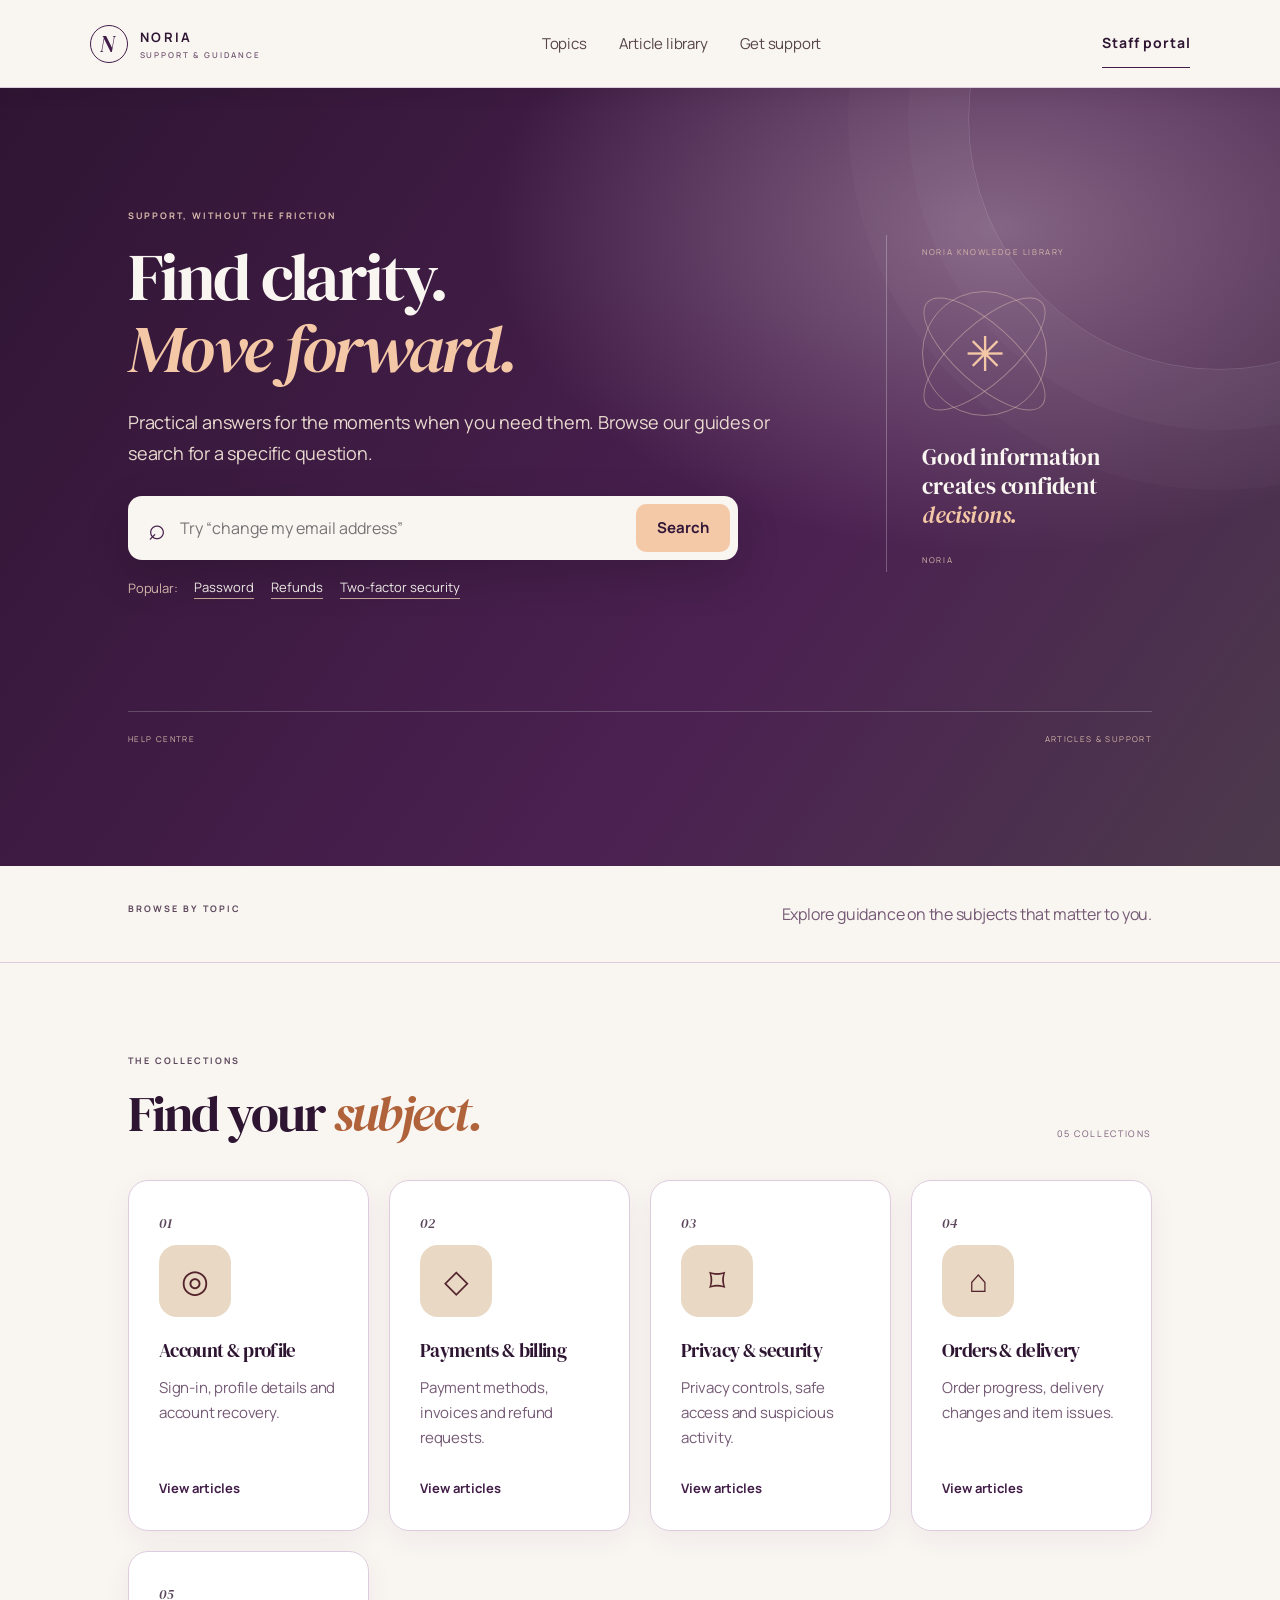
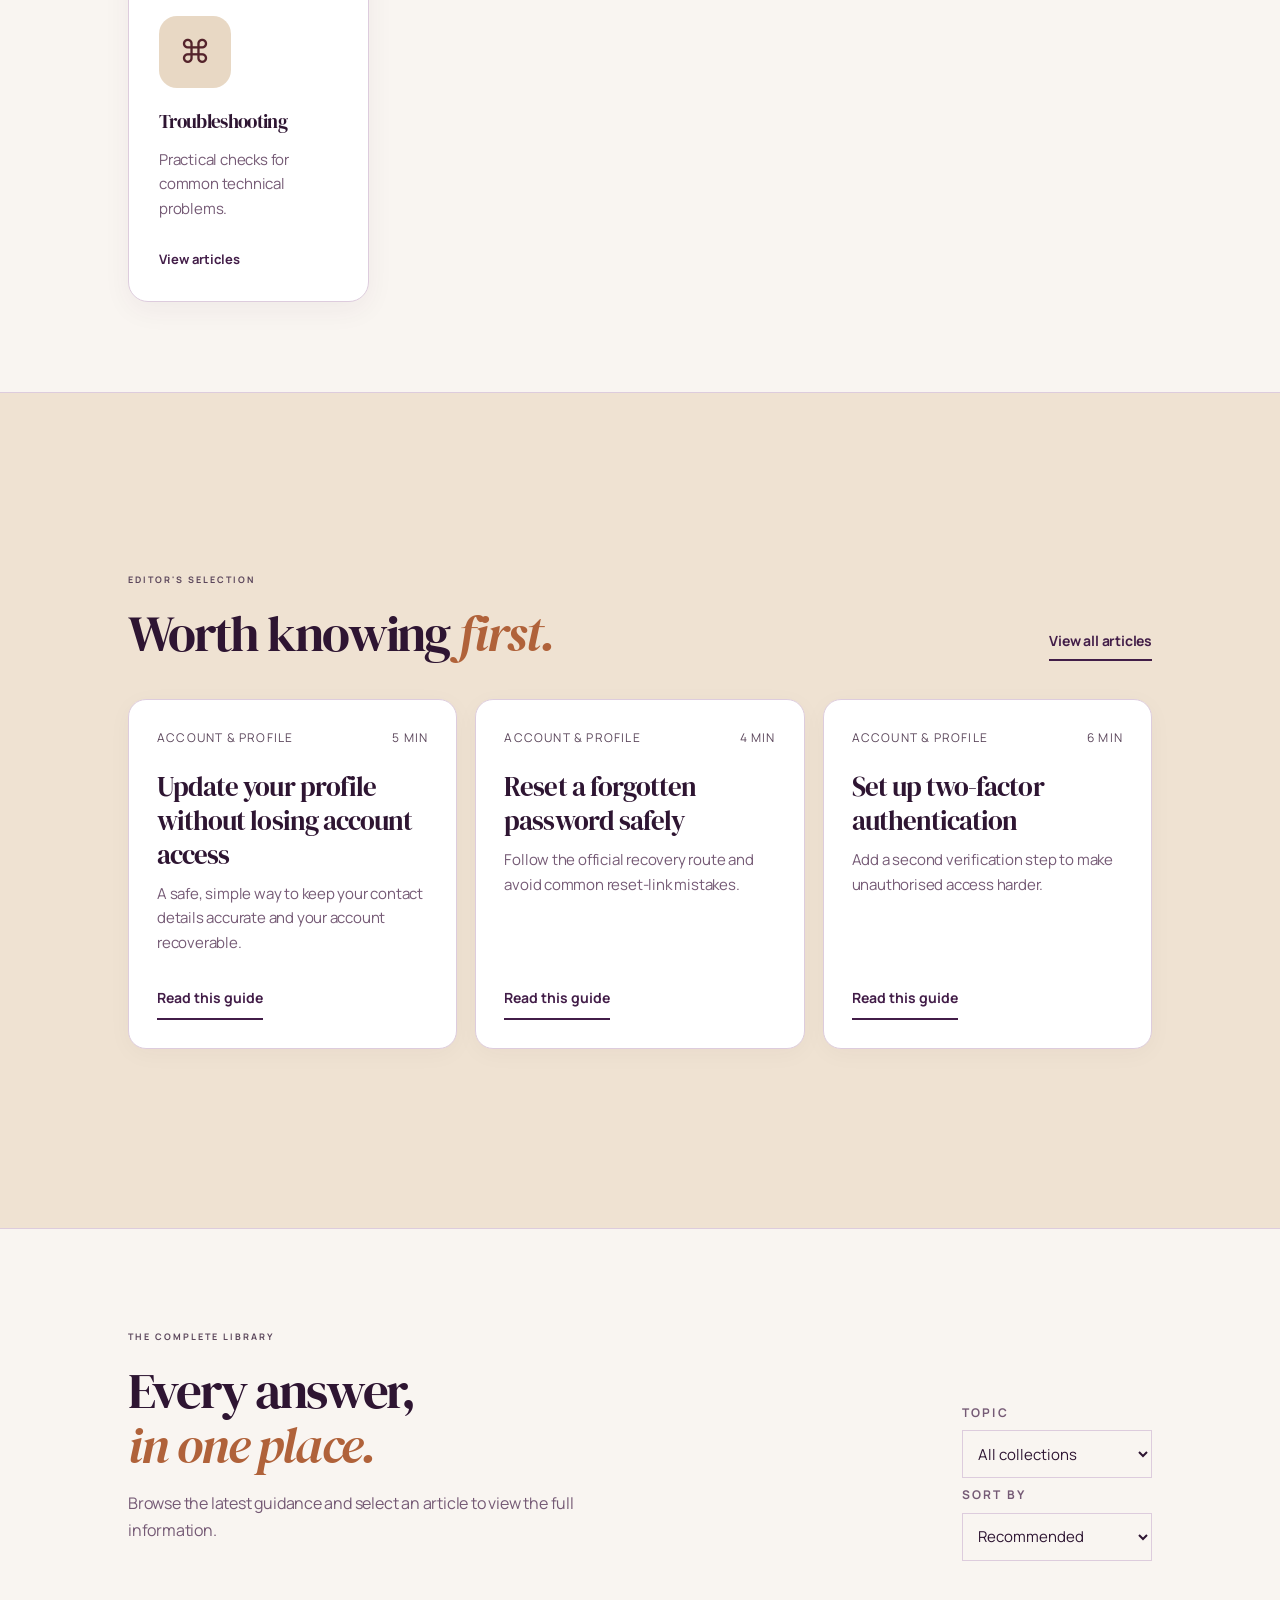
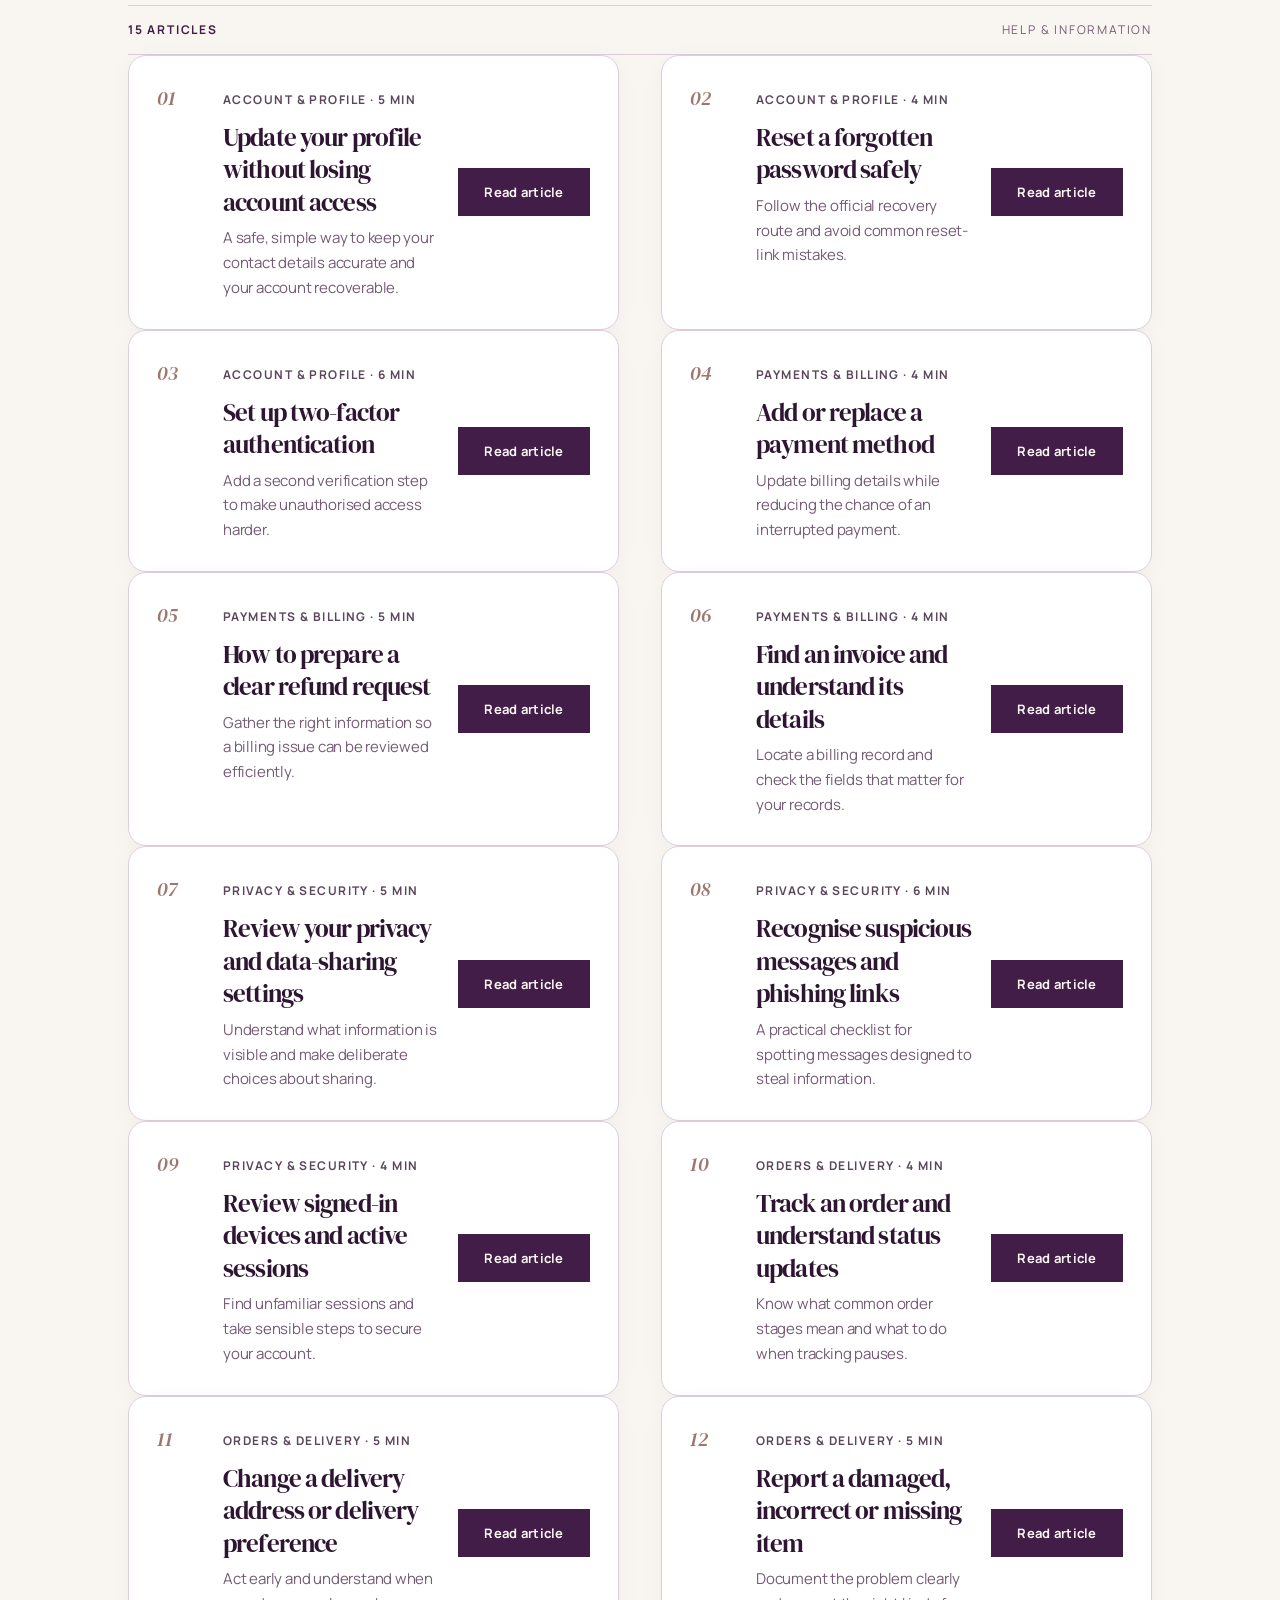
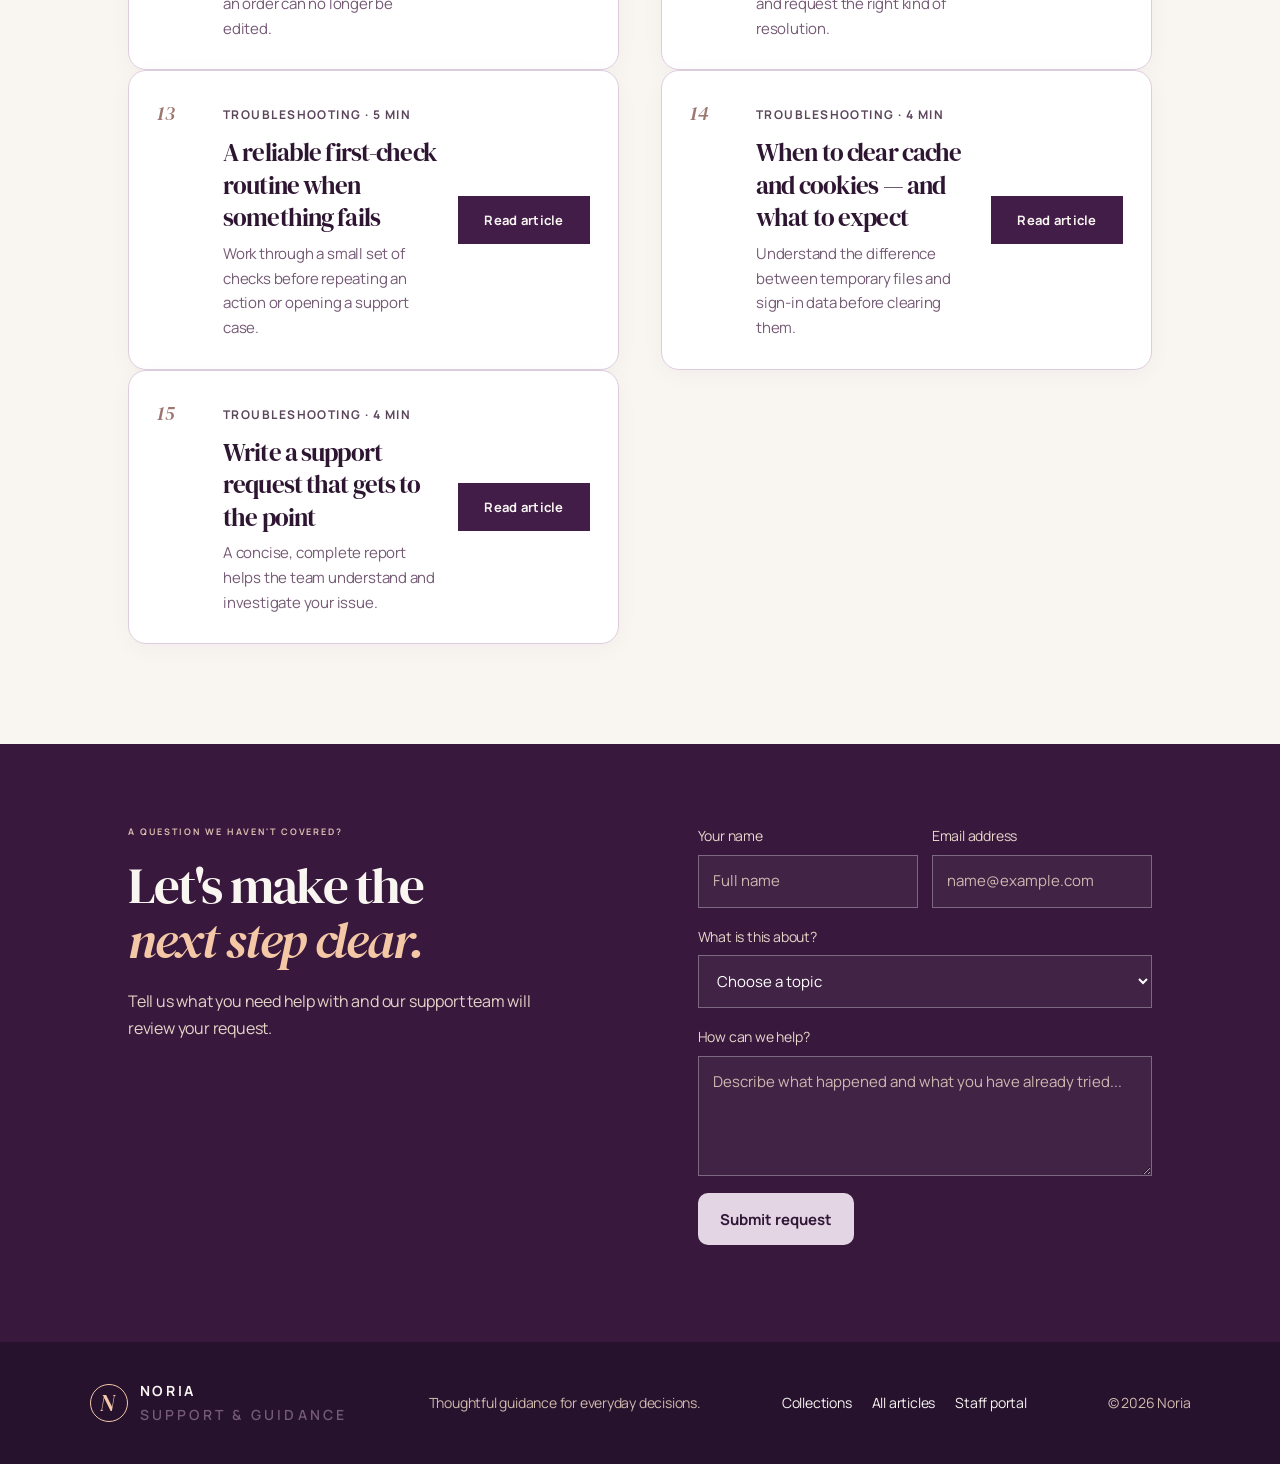
<file: index.html>
<!doctype html>
<html lang="en">
  <head>
    <meta charset="utf-8" />
    <meta name="viewport" content="width=device-width,initial-scale=1" />
    <meta
      name="description"
      content="Practical, carefully written guides for accounts, payments, privacy, orders and troubleshooting."
    />
    <meta name="theme-color" content="#421d48" />
    <title>Noria — The Knowledge Library</title>
    <link rel="preconnect" href="https://fonts.googleapis.com" />
    <link rel="preconnect" href="https://fonts.gstatic.com" crossorigin />
    <link
      href="https://fonts.googleapis.com/css2?family=Manrope:wght@400;500;600;700&family=DM+Serif+Display:ital,wght@0,500;0,600;0,700;1,500;1,600&display=swap"
      rel="stylesheet"
    />
    <link rel="stylesheet" href="styles.css" />
  </head>
  <body>
    <a class="skip-link" href="#main">Skip to content</a>
    <header class="topbar">
      <a class="wordmark" href="#"
        ><span class="monogram">N</span><span>NORIA<small>SUPPORT & GUIDANCE</small></span></a
      >
      <nav aria-label="Main navigation">
        <a href="#topics">Topics</a><a href="#library">Article library</a
        ><a href="#contact">Get support</a>
      </nav>
      <a class="team-link" href="admin.html">Staff portal</a>
      <button
        class="mobile-menu"
        id="mobileMenu"
        aria-label="Toggle navigation"
        aria-expanded="false"
      >
        ☰
      </button>
    </header>
    <main id="main">
      <section class="hero">
        <div class="hero-copy">
          <p class="eyebrow light">SUPPORT, WITHOUT THE FRICTION</p>
          <h1>Find clarity.<br /><em>Move forward.</em></h1>
          <p class="hero-lede">
            Practical answers for the moments when you need them. Browse our guides or search for a
            specific question.
          </p>
          <form class="search-form" id="searchForm" role="search">
            <span class="search-symbol" aria-hidden="true">⌕</span
            ><label class="sr-only" for="searchInput">Search articles</label>
            <input
              id="searchInput"
              type="search"
              placeholder="Try “change my email address”"
              autocomplete="off"
            />
            <button type="submit">Search</button>
            <div class="suggestions" id="suggestions" hidden></div>
          </form>
          <div class="quick-search">
            <span>Popular:</span><button data-search="password">Password</button
            ><button data-search="refund">Refunds</button
            ><button data-search="two-factor">Two-factor security</button>
          </div>
        </div>
        <aside class="hero-aside" aria-label="Library information">
          <span class="aside-index">NORIA KNOWLEDGE LIBRARY</span>
          <div class="orbit"><span>✳</span><i></i><b></b></div>
          <p>Good information<br />creates confident<br /><em>decisions.</em></p>
          <small>NORIA</small>
        </aside>
        <div class="hero-bottom"><span>HELP CENTRE</span><span>ARTICLES & SUPPORT</span></div>
      </section>

      <section class="intro-row">
        <p class="eyebrow">BROWSE BY TOPIC</p>
        <p>Explore guidance on the subjects that matter to you.</p>
      </section>
      <section class="topic-section page-section" id="topics">
        <div class="section-title">
          <div>
            <p class="eyebrow">THE COLLECTIONS</p>
            <h2>Find your <em>subject.</em></h2>
          </div>
          <span class="section-count">05 COLLECTIONS</span>
        </div>
        <div class="topic-grid" id="topicGrid"></div>
      </section>

      <section class="featured-section">
        <div class="page-section">
          <div class="section-title">
            <div>
              <p class="eyebrow">EDITOR'S SELECTION</p>
              <h2>Worth knowing <em>first.</em></h2>
            </div>
            <a class="inline-link" href="#library">View all articles</a>
          </div>
          <div class="featured-grid" id="featuredGrid"></div>
        </div>
      </section>

      <section class="library-section page-section" id="library">
        <div class="library-heading">
          <div>
            <p class="eyebrow">THE COMPLETE LIBRARY</p>
            <h2>Every answer,<br /><em>in one place.</em></h2>
            <p class="library-subtitle">
              Browse the latest guidance and select an article to view the full information.
            </p>
          </div>
          <div class="library-tools">
            <label for="topicFilter">TOPIC</label
            ><select id="topicFilter">
              <option value="all">All collections</option></select
            ><label for="sortFilter">SORT BY</label
            ><select id="sortFilter">
              <option value="featured">Recommended</option>
              <option value="az">Title A–Z</option>
            </select>
          </div>
        </div>
        <div class="library-summary">
          <strong id="articleCount"></strong><span>HELP & INFORMATION</span>
        </div>
        <div class="article-catalog" id="articleCatalog"></div>
        <p class="empty-state" id="emptyState" hidden>
          No guides match these filters. Choose another collection or search term.
        </p>
      </section>

      <section class="support-section" id="contact">
        <div class="support-left">
          <p class="eyebrow light">A QUESTION WE HAVEN'T COVERED?</p>
          <h2>Let's make the<br /><em>next step clear.</em></h2>
          <p>Tell us what you need help with and our support team will review your request.</p>
        </div>
        <form id="supportForm" class="support-form" novalidate>
          <div class="field-pair">
            <label
              >Your name<input
                name="name"
                id="name"
                required
                minlength="2"
                placeholder="Full name" /></label
            ><label
              >Email address<input
                name="email"
                id="email"
                type="email"
                required
                placeholder="name@example.com"
            /></label>
          </div>
          <label
            >What is this about?<select name="topic" id="supportTopic" required>
              <option value="">Choose a topic</option>
            </select></label
          >
          <label
            >How can we help?<textarea
              name="message"
              id="message"
              required
              minlength="20"
              rows="4"
              placeholder="Describe what happened and what you have already tried..."
            ></textarea>
          </label>
          <button class="cream-button" type="submit">Submit request</button>
          <p class="form-status" id="formStatus" role="status"></p>
        </form>
      </section>
    </main>
    <footer class="footer">
      <a class="wordmark footer-mark" href="#"
        ><span class="monogram">N</span><span>NORIA<small>SUPPORT & GUIDANCE</small></span></a
      >
      <p>Thoughtful guidance for everyday decisions.</p>
      <div>
        <a href="#topics">Collections</a><a href="#library">All articles</a
        ><a href="admin.html">Staff portal</a>
      </div>
      <small>© <span id="year"></span> Noria</small>
    </footer>
    <dialog id="articleDialog" class="article-dialog">
      <button id="dialogClose" class="dialog-close" aria-label="Close article">×</button>
      <div id="dialogBody"></div>
    </dialog>
    <script src="data.js"></script>
    <script src="app.js"></script>
  </body>
</html>
</file>
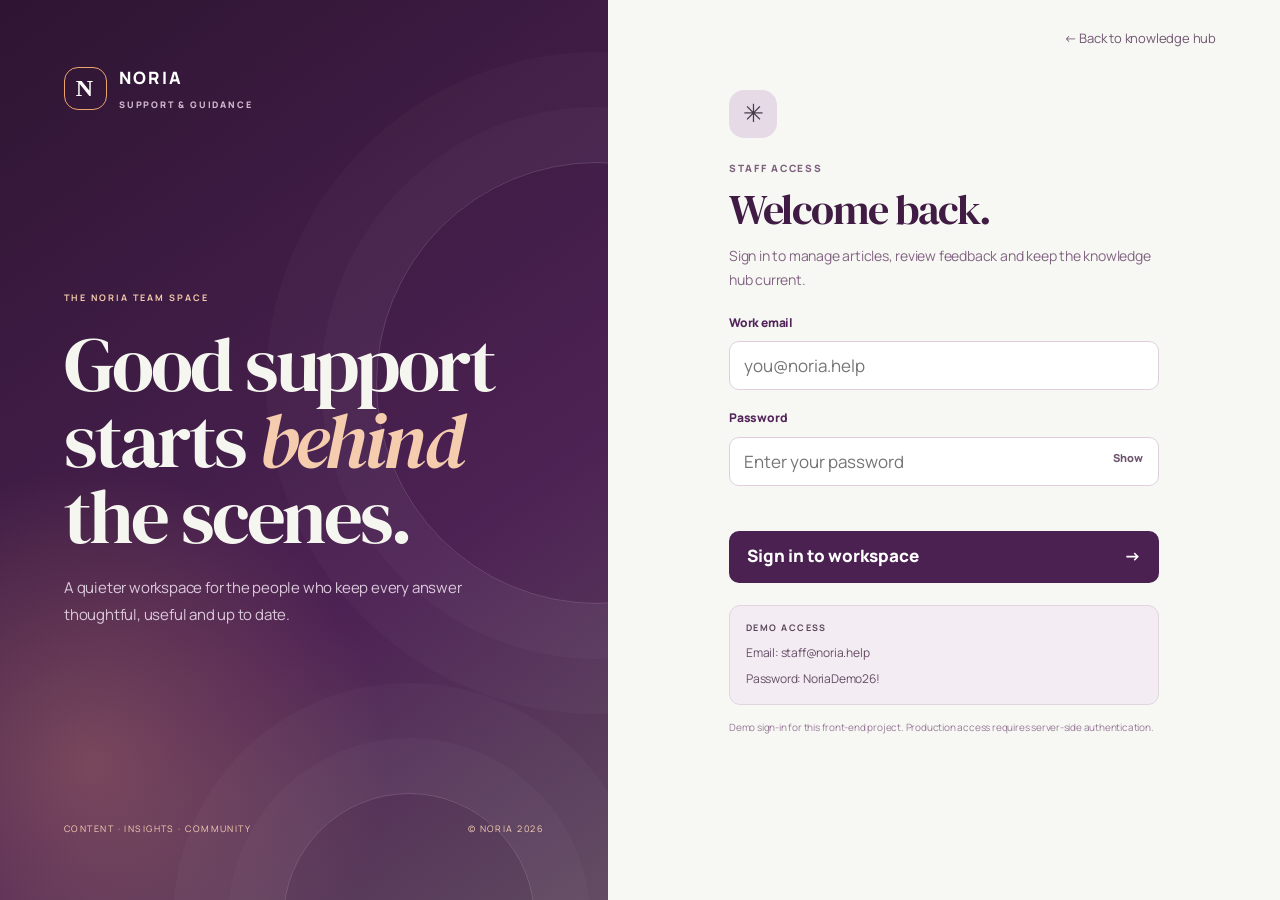
<file: admin.html>
<!doctype html>
<html lang="en">
  <head>
    <meta charset="utf-8" />
    <meta name="viewport" content="width=device-width,initial-scale=1" />
    <title>Noria — Staff sign in</title>
    <link rel="preconnect" href="https://fonts.googleapis.com" />
    <link
      href="https://fonts.googleapis.com/css2?family=Manrope:wght@400;500;600;700;800&family=DM+Serif+Display&display=swap"
      rel="stylesheet"
    />
    <link rel="stylesheet" href="styles.css" />
    <link rel="stylesheet" href="admin.css" />
  </head>
  <body class="admin-body noria-staff">
    <section class="staff-login" id="staffLogin">
      <div class="login-art">
        <a class="login-brand" href="index.html"
          ><span class="login-mark">N</span><span>NORIA<small>SUPPORT & GUIDANCE</small></span></a
        >
        <div class="login-message">
          <p class="eyebrow">THE NORIA TEAM SPACE</p>
          <h1>Good support<br />starts <em>behind</em><br />the scenes.</h1>
          <p>
            A quieter workspace for the people who keep every answer thoughtful, useful and up to
            date.
          </p>
        </div>
        <div class="login-foot">
          <span>CONTENT · INSIGHTS · COMMUNITY</span><span>© NORIA 2026</span>
        </div>
      </div>
      <div class="login-side">
        <a class="back-library" href="index.html">← Back to knowledge hub</a>
        <form class="login-card" id="staffLoginForm">
          <div class="login-icon">✳</div>
          <p class="eyebrow">STAFF ACCESS</p>
          <h2>Welcome back.</h2>
          <p class="login-intro">
            Sign in to manage articles, review feedback and keep the knowledge hub current.
          </p>
          <label for="staffEmail">Work email</label
          ><input
            id="staffEmail"
            type="email"
            autocomplete="username"
            placeholder="you@noria.help"
            required
          />
          <label for="staffPassword">Password</label>
          <div class="password-field">
            <input
              id="staffPassword"
              type="password"
              autocomplete="current-password"
              placeholder="Enter your password"
              required
            /><button type="button" id="togglePassword" aria-label="Show password">Show</button>
          </div>
          <p class="login-error" id="loginError" role="alert"></p>
          <button class="login-submit" type="submit">Sign in to workspace <span>→</span></button>
          <div class="demo-access">
            <strong>DEMO ACCESS</strong><span>Email: staff@noria.help</span
            ><span>Password: NoriaDemo26!</span>
          </div>
          <p class="login-note">
            Demo sign-in for this front-end project. Production access requires server-side
            authentication.
          </p>
        </form>
      </div>
    </section>
    <div id="staffWorkspace" hidden>
      <header class="topbar">
        <a class="wordmark" href="index.html"
          ><span class="monogram">N</span><span>NORIA<small>STAFF WORKSPACE</small></span></a
        >
        <div class="staff-actions">
          <span class="signed-in-label">● Signed in</span
          ><a class="team-link" href="index.html">Return to library</a
          ><button class="logout-button" id="staffLogout">Sign out ↗</button>
        </div>
      </header>
      <main class="admin-main">
        <div class="admin-heading">
          <div>
            <p class="eyebrow">CONTENT OPERATIONS</p>
            <h1>Editorial <em>workspace.</em></h1>
            <p>
              Manage the guide collection, review reader feedback and monitor support enquiries.
            </p>
          </div>
        </div>
        <section class="stats" id="stats"></section>
        <section class="admin-panel">
          <div class="panel-heading">
            <div>
              <p class="eyebrow">KNOWLEDGE MANAGEMENT</p>
              <h2>Article register</h2>
            </div>
            <button class="admin-primary" id="newArticle">+ New article</button>
          </div>
          <div class="table-wrap">
            <table>
              <thead>
                <tr>
                  <th>Article</th>
                  <th>Collection</th>
                  <th>Visibility</th>
                  <th>Actions</th>
                </tr>
              </thead>
              <tbody id="articleRows"></tbody>
            </table>
          </div>
        </section>
        <section class="admin-panel">
          <div class="panel-heading">
            <div>
              <p class="eyebrow">VOICE OF THE READER</p>
              <h2>Feedback & enquiries</h2>
            </div>
          </div>
          <div class="admin-columns">
            <div>
              <h3>Article feedback</h3>
              <div id="feedbackRows" class="record-list"></div>
            </div>
            <div>
              <h3>Support requests</h3>
              <div id="requestRows" class="record-list"></div>
            </div>
          </div>
        </section>
      </main>
      <dialog id="editor" class="editor-dialog">
        <form id="editorForm">
          <button type="button" class="dialog-close" id="closeEditor" aria-label="Close">×</button>
          <p class="eyebrow">ARTICLE EDITOR</p>
          <h2 id="editorHeading">Create article</h2>
          <input type="hidden" name="id" /><label
            >Title<input name="title" required minlength="8" /></label
          ><label
            >Collection<select name="category" required>
              <option>Account & profile</option>
              <option>Payments & billing</option>
              <option>Privacy & security</option>
              <option>Orders & delivery</option>
              <option>Troubleshooting</option>
            </select></label
          ><label
            >Short description<textarea
              name="deck"
              required
              minlength="20"
              rows="2"
            ></textarea></label
          ><label>Reading time<input name="read" value="4 min" /></label
          ><label
            >Sections <small>One section per line. Format: Heading | Paragraph</small
            ><textarea
              name="sections"
              required
              rows="9"
              placeholder="Before you begin | Explain the first step..."
            ></textarea></label
          ><label>Important note<textarea name="callout" rows="2"></textarea></label
          ><label class="check-label"
            ><input type="checkbox" name="featured" /> Feature on home page</label
          ><label
            >Status<select name="status">
              <option value="published">Published</option>
              <option value="draft">Draft</option>
            </select></label
          ><button class="admin-primary" type="submit">Save article</button>
        </form>
      </dialog>
    </div>
    <script>
      (() => {
        const login = document.getElementById("staffLogin"),
          workspace = document.getElementById("staffWorkspace"),
          form = document.getElementById("staffLoginForm"),
          error = document.getElementById("loginError");
        const key = "noria_staff_session";
        function show() {
          const ok = sessionStorage.getItem(key) === "active";
          login.hidden = ok;
          workspace.hidden = !ok;
          document.title = ok ? "Noria — Staff workspace" : "Noria — Staff sign in";
        }
        show();
        form.addEventListener("submit", (e) => {
          e.preventDefault();
          const email = document.getElementById("staffEmail").value.trim().toLowerCase(),
            pass = document.getElementById("staffPassword").value;
          if (email === "staff@noria.help" && pass === "NoriaDemo26!") {
            sessionStorage.setItem(key, "active");
            error.textContent = "";
            show();
          } else {
            error.textContent =
              "Those details do not match the demo staff account. Please try again.";
          }
        });
        document.getElementById("togglePassword").addEventListener("click", (e) => {
          const p = document.getElementById("staffPassword");
          p.type = p.type === "password" ? "text" : "password";
          e.currentTarget.textContent = p.type === "password" ? "Show" : "Hide";
        });
        document.getElementById("staffLogout").addEventListener("click", () => {
          sessionStorage.removeItem(key);
          show();
        });
      })();
    </script>
    <script src="data.js"></script>
    <script src="admin.js"></script>
  </body>
</html>
</file>
<file: styles.css>
:root {
  --wine: #421d48;
  --wine2: #5b465b;
  --taupe: #f4c8a6;
  --sand: #e3d5e3;
  --cream: #f9f5f1;
  --ink: #2e1532;
  --muted: #755a75;
  --line: #ddccdd;
  --white: #ffffff;
  --serif: "DM Serif Display", Georgia, serif;
  --sans: "Manrope", Arial, sans-serif;
}
* {
  box-sizing: border-box;
}
html {
  scroll-behavior: smooth;
}
body {
  margin: 0;
  background: var(--cream);
  color: var(--ink);
  font: 15px/1.65 var(--sans);
}
a {
  color: inherit;
  text-decoration: none;
}
button,
input,
select,
textarea {
  font: inherit;
}
button,
a,
select {
  -webkit-tap-highlight-color: transparent;
}
button:focus-visible,
a:focus-visible,
input:focus-visible,
select:focus-visible,
textarea:focus-visible {
  outline: 3px solid #9b6468;
  outline-offset: 3px;
}
.skip-link {
  position: absolute;
  left: -999px;
  top: 8px;
  background: white;
  padding: 10px;
  z-index: 99;
}
.skip-link:focus {
  left: 8px;
}
.topbar {
  height: 88px;
  padding: 0 7vw;
  display: flex;
  align-items: center;
  justify-content: space-between;
  background: var(--cream);
  border-bottom: 1px solid var(--line);
  gap: 24px;
}
.wordmark {
  display: flex;
  align-items: center;
  gap: 12px;
  font-size: 13px;
  letter-spacing: 0.19em;
  font-weight: 700;
}
.wordmark small {
  display: block;
  font-size: 8px;
  letter-spacing: 0.23em;
  color: var(--muted);
  font-weight: 600;
}
.monogram {
  width: 38px;
  height: 38px;
  display: grid;
  place-items: center;
  border: 1px solid var(--wine);
  border-radius: 50%;
  font: italic 23px var(--serif);
  color: var(--wine);
}
nav {
  display: flex;
  gap: 34px;
  font-size: 12px;
  color: #554448;
}
nav a:hover,
.footer a:hover {
  color: var(--wine2);
}
.team-link {
  font-size: 11px;
  letter-spacing: 0.06em;
  border-bottom: 1px solid var(--wine);
  padding: 8px 0;
}
.team-link span {
  margin-left: 10px;
}
.mobile-menu {
  display: none;
  background: none;
  border: 0;
  font-size: 22px;
}
.hero {
  min-height: 560px;
  background: var(--wine);
  color: var(--cream);
  padding: 92px 10vw 38px;
  position: relative;
  display: grid;
  grid-template-columns: 1.5fr 0.7fr;
  gap: 6vw;
  overflow: hidden;
}
.hero:after {
  content: "";
  position: absolute;
  width: 550px;
  height: 550px;
  border: 1px solid #ffffff20;
  border-radius: 50%;
  right: -180px;
  top: -230px;
  box-shadow:
    0 0 0 55px #ffffff08,
    0 0 0 110px #ffffff06;
  pointer-events: none;
}
.eyebrow {
  font-size: 9px;
  letter-spacing: 0.22em;
  font-weight: 700;
  color: var(--wine2);
  margin: 0 0 18px;
}
.eyebrow.light {
  color: #d9bcae;
}
.hero h1,
.section-title h2,
.library-heading h2,
.support-left h2 {
  font: 500 clamp(42px, 5.2vw, 72px)/1.08 var(--serif);
  letter-spacing: -0.04em;
  margin: 0;
}
.hero h1 em,
.section-title h2 em,
.library-heading h2 em,
.support-left h2 em {
  font-weight: 500;
  color: var(--taupe);
}
.hero-lede {
  max-width: 490px;
  color: #eadbd0;
  margin: 22px 0 28px;
  font-size: 15px;
}
.search-form {
  height: 64px;
  max-width: 610px;
  background: var(--cream);
  display: flex;
  align-items: center;
  padding: 7px 8px 7px 20px;
  position: relative;
  color: var(--ink);
}
.search-symbol {
  font: 30px var(--serif);
  color: var(--wine);
  margin-right: 12px;
}
.search-form input {
  border: 0;
  background: transparent;
  outline: 0;
  flex: 1;
  min-width: 0;
  color: var(--ink);
  font-size: 13px;
}
.search-form button {
  height: 48px;
  padding: 0 21px;
  background: var(--wine2);
  color: white;
  border: 0;
  cursor: pointer;
  font-size: 12px;
}
.search-form button span {
  padding-left: 12px;
}
.suggestions {
  position: absolute;
  top: calc(100% + 5px);
  left: 0;
  right: 0;
  background: white;
  color: var(--ink);
  z-index: 5;
  box-shadow: 0 12px 25px #16090a25;
}
.suggestions button {
  display: block;
  width: 100%;
  height: auto;
  text-align: left;
  background: white;
  color: var(--ink);
  padding: 13px 18px;
  border-bottom: 1px solid var(--line);
}
.quick-search {
  display: flex;
  gap: 17px;
  align-items: center;
  margin-top: 16px;
  font-size: 10px;
  color: #d8bdb0;
}
.quick-search button {
  border: 0;
  background: none;
  color: var(--cream);
  padding: 0;
  border-bottom: 1px solid #c7a59b;
  cursor: pointer;
  font-size: 10px;
}
.hero-aside {
  align-self: center;
  justify-self: center;
  width: 230px;
  border-left: 1px solid #ffffff42;
  padding-left: 35px;
  position: relative;
  z-index: 1;
}
.aside-index,
.hero-aside small {
  font-size: 8px;
  letter-spacing: 0.2em;
  color: #d5b8aa;
}
.orbit {
  height: 125px;
  width: 125px;
  border: 1px solid #d8bdb080;
  border-radius: 50%;
  margin: 27px 0;
  display: grid;
  place-items: center;
  position: relative;
}
.orbit span {
  font: 48px var(--serif);
  color: var(--taupe);
}
.orbit i,
.orbit b {
  position: absolute;
  border: 1px solid #d8bdb080;
  border-radius: 50%;
  width: 155px;
  height: 60px;
  transform: rotate(42deg);
}
.orbit b {
  transform: rotate(-42deg);
}
.hero-aside p {
  font: 23px/1.25 var(--serif);
  margin: 0 0 14px;
}
.hero-aside p em {
  color: var(--taupe);
}
.hero-bottom {
  grid-column: 1/-1;
  display: flex;
  justify-content: space-between;
  border-top: 1px solid #ffffff35;
  padding-top: 20px;
  margin-top: 35px;
  font-size: 8px;
  letter-spacing: 0.17em;
  color: #d5b8aa;
}
.intro-row {
  padding: 35px 10vw;
  display: flex;
  justify-content: space-between;
  gap: 30px;
  border-bottom: 1px solid var(--line);
}
.intro-row .eyebrow {
  margin: 0;
}
.intro-row p:last-child {
  max-width: 510px;
  margin: 0;
  color: var(--muted);
  font-size: 13px;
}
.page-section {
  padding: 90px 10vw;
}
.section-title {
  display: flex;
  align-items: end;
  justify-content: space-between;
  margin-bottom: 38px;
}
.section-title h2,
.library-heading h2 {
  font-size: clamp(38px, 4vw, 55px);
}
.section-count {
  font-size: 9px;
  letter-spacing: 0.18em;
  color: var(--muted);
}
.topic-grid {
  display: grid;
  grid-template-columns: repeat(5, 1fr);
  border-top: 1px solid var(--line);
  border-bottom: 1px solid var(--line);
}
.topic-card {
  min-height: 210px;
  padding: 25px 19px;
  border-right: 1px solid var(--line);
  position: relative;
  transition: background 0.2s;
}
.topic-card:first-child {
  border-left: 1px solid var(--line);
}
.topic-card:hover {
  background: #fff9f1;
}
.topic-number {
  font: italic 14px var(--serif);
  color: var(--wine2);
}
.topic-symbol {
  font: 30px var(--serif);
  color: var(--wine);
  display: block;
  margin: 18px 0 8px;
}
.topic-card h3 {
  font: 500 18px var(--serif);
  margin: 0 0 8px;
}
.topic-card p {
  font-size: 10px;
  line-height: 1.6;
  color: var(--muted);
  margin: 0 0 15px;
}
.topic-card button {
  border: 0;
  background: none;
  padding: 0;
  color: var(--wine);
  font-size: 10px;
  font-weight: 700;
  cursor: pointer;
}
.topic-card button span {
  margin-left: 8px;
}
.featured-section {
  background: #efe2d2;
  border-top: 1px solid var(--line);
  border-bottom: 1px solid var(--line);
}
.featured-grid {
  display: grid;
  grid-template-columns: repeat(3, 1fr);
  gap: 18px;
}
.feature-card {
  background: var(--white);
  padding: 26px;
  min-height: 220px;
  display: flex;
  flex-direction: column;
  border-top: 3px solid var(--wine2);
}
.feature-card .feature-meta {
  display: flex;
  justify-content: space-between;
  font-size: 9px;
  letter-spacing: 0.1em;
  color: var(--wine2);
  text-transform: uppercase;
}
.feature-card h3 {
  font: 500 23px/1.25 var(--serif);
  margin: 22px 0 10px;
}
.feature-card p {
  font-size: 12px;
  color: var(--muted);
  margin: 0 0 22px;
}
.feature-card button {
  align-self: flex-start;
  margin-top: auto;
  background: none;
  border: 0;
  border-bottom: 1px solid var(--wine);
  padding: 0 0 5px;
  color: var(--wine);
  font-size: 11px;
  font-weight: 700;
  cursor: pointer;
}
.inline-link {
  font-size: 11px;
  border-bottom: 1px solid var(--wine);
  padding-bottom: 6px;
  color: var(--wine);
}
.library-section {
  padding-top: 100px;
  padding-bottom: 100px;
}
.library-heading {
  display: flex;
  justify-content: space-between;
  gap: 40px;
  align-items: end;
}
.library-subtitle {
  max-width: 470px;
  color: var(--muted);
  font-size: 12px;
  margin-top: 17px;
}
.library-tools {
  min-width: 190px;
  display: grid;
  gap: 7px;
}
.library-tools label {
  font-size: 8px;
  letter-spacing: 0.18em;
  color: var(--muted);
  font-weight: 700;
}
.library-tools select {
  width: 100%;
  background: transparent;
  border: 1px solid var(--line);
  padding: 11px;
  color: var(--ink);
  font-size: 11px;
}
.library-summary {
  margin-top: 44px;
  padding: 14px 0;
  border-top: 1px solid var(--line);
  border-bottom: 1px solid var(--line);
  display: flex;
  justify-content: space-between;
  font-size: 9px;
  letter-spacing: 0.15em;
  color: var(--muted);
}
.library-summary strong {
  color: var(--wine);
}
.article-catalog {
  display: grid;
  grid-template-columns: repeat(2, 1fr);
  column-gap: 42px;
}
.catalog-item {
  display: grid;
  grid-template-columns: 42px 1fr auto;
  gap: 15px;
  align-items: start;
  padding: 25px 0;
  border-bottom: 1px solid var(--line);
  min-height: 150px;
}
.catalog-number {
  font: italic 17px var(--serif);
  color: #9c7770;
}
.catalog-topic {
  font-size: 8px;
  letter-spacing: 0.17em;
  text-transform: uppercase;
  color: var(--wine2);
  font-weight: 700;
}
.catalog-item h3 {
  font: 500 20px/1.25 var(--serif);
  margin: 5px 0 7px;
}
.catalog-item p {
  font-size: 11px;
  line-height: 1.6;
  color: var(--muted);
  margin: 0;
  max-width: 390px;
}
.read-link {
  white-space: nowrap;
  align-self: center;
  border: 1px solid var(--wine);
  padding: 9px 12px;
  background: transparent;
  color: var(--wine);
  font-size: 9px;
  cursor: pointer;
}
.read-link:hover {
  background: var(--wine);
  color: white;
}
.empty-state {
  padding: 35px;
  color: var(--muted);
}
.support-section {
  background: var(--wine);
  color: var(--cream);
  padding: 80px 10vw;
  display: grid;
  grid-template-columns: 1fr 1fr;
  gap: 9vw;
}
.support-left h2 {
  font-size: clamp(40px, 4vw, 57px);
}
.support-left > p:not(.eyebrow) {
  max-width: 410px;
  color: #e5d4c8;
  font-size: 12px;
  margin: 20px 0;
}
.support-note {
  display: flex;
  gap: 12px;
  align-items: center;
  max-width: 360px;
  border-top: 1px solid #ffffff35;
  padding-top: 18px;
  margin-top: 35px;
}
.support-note span {
  font: 25px var(--serif);
  color: var(--taupe);
}
.support-note small {
  font-size: 10px;
  color: #e5d4c8;
}
.support-form {
  display: grid;
  gap: 17px;
}
.support-form label {
  display: grid;
  gap: 7px;
  font-size: 10px;
  color: #e7d6ca;
}
.field-pair {
  display: grid;
  grid-template-columns: 1fr 1fr;
  gap: 14px;
}
.support-form input,
.support-form select,
.support-form textarea {
  width: 100%;
  background: #ffffff0c;
  border: 1px solid #ffffff50;
  padding: 12px;
  color: white;
  border-radius: 0;
  font-size: 11px;
}
.support-form select option {
  color: var(--ink);
}
.support-form input::placeholder,
.support-form textarea::placeholder {
  color: #cdb9b0;
}
.cream-button {
  justify-self: start;
  background: var(--sand);
  color: var(--wine);
  border: 0;
  padding: 14px 20px;
  font-size: 11px;
  font-weight: 700;
  cursor: pointer;
}
.cream-button span {
  margin-left: 22px;
}
.form-status {
  font-size: 11px;
  color: #f1d8bd;
  margin: 0;
}
.footer {
  padding: 35px 7vw;
  background: #26122d;
  color: var(--cream);
  display: flex;
  align-items: center;
  justify-content: space-between;
  gap: 20px;
  flex-wrap: wrap;
}
.footer-mark .monogram {
  border-color: var(--taupe);
  color: var(--taupe);
}
.footer p,
.footer > small {
  font-size: 9px;
  color: #d0b9ad;
}
.footer div {
  display: flex;
  gap: 20px;
  font-size: 10px;
}
.article-dialog {
  width: min(760px, calc(100% - 28px));
  max-height: 88vh;
  border: 0;
  padding: 0;
  background: var(--white);
  color: var(--ink);
  box-shadow: 0 20px 80px #1c0c0c55;
}
.article-dialog::backdrop {
  background: #1b0d0dcc;
  backdrop-filter: blur(3px);
}
.dialog-close {
  position: sticky;
  top: 0;
  float: right;
  margin: 16px 18px 0 0;
  border: 0;
  background: var(--wine);
  color: white;
  width: 35px;
  height: 35px;
  border-radius: 50%;
  font-size: 22px;
  cursor: pointer;
  z-index: 2;
}
.article-content {
  padding: 58px clamp(24px, 7vw, 70px) 65px;
}
.article-content .article-kicker {
  font-size: 9px;
  letter-spacing: 0.2em;
  color: var(--wine2);
  font-weight: 700;
}
.article-content h2 {
  font: 500 clamp(32px, 5vw, 48px)/1.13 var(--serif);
  margin: 14px 0;
}
.article-content .article-deck {
  font: italic 17px/1.5 var(--serif);
  color: var(--muted);
  border-bottom: 1px solid var(--line);
  padding-bottom: 24px;
}
.article-content h3 {
  font: 600 18px var(--serif);
  margin: 27px 0 8px;
}
.article-content p,
.article-content li {
  font-size: 13px;
  line-height: 1.85;
  color: #55464a;
}
.article-content ul,
.article-content ol {
  padding-left: 22px;
}
.article-content .article-callout {
  background: #f0e4d6;
  border-left: 3px solid var(--wine2);
  padding: 16px 18px;
  margin: 22px 0;
  font-size: 12px;
}
.article-content .feedback {
  border-top: 1px solid var(--line);
  margin-top: 38px;
  padding-top: 22px;
  display: flex;
  align-items: center;
  gap: 12px;
  flex-wrap: wrap;
}
.feedback button {
  background: transparent;
  border: 1px solid var(--line);
  padding: 8px 12px;
  cursor: pointer;
  color: var(--wine);
  font-size: 11px;
}
.feedback button:hover {
  background: var(--wine);
  color: white;
}
.toast {
  position: fixed;
  bottom: 22px;
  right: 22px;
  background: #26122d;
  color: white;
  padding: 13px 18px;
  font-size: 11px;
  box-shadow: 0 8px 25px #0002;
  opacity: 0;
  transform: translateY(10px);
  transition: 0.2s;
  pointer-events: none;
  z-index: 10;
}
.toast.show {
  opacity: 1;
  transform: translateY(0);
}
.sr-only {
  position: absolute;
  width: 1px;
  height: 1px;
  padding: 0;
  margin: -1px;
  overflow: hidden;
  clip: rect(0, 0, 0, 0);
  white-space: nowrap;
  border: 0;
}
@media (max-width: 950px) {
  .topbar {
    padding: 0 5vw;
  }
  nav {
    gap: 16px;
  }
  .hero {
    padding-left: 7vw;
    padding-right: 7vw;
  }
  .page-section {
    padding-left: 7vw;
    padding-right: 7vw;
  }
  .topic-grid {
    grid-template-columns: repeat(3, 1fr);
  }
  .topic-card:nth-child(4) {
    border-left: 1px solid var(--line);
  }
  .topic-card:nth-child(n + 4) {
    border-top: 1px solid var(--line);
  }
  .support-section {
    padding-left: 7vw;
    padding-right: 7vw;
    gap: 5vw;
  }
}
@media (max-width: 680px) {
  .topbar {
    height: 72px;
  }
  .topbar nav {
    display: none;
    position: absolute;
    top: 72px;
    left: 0;
    right: 0;
    background: var(--cream);
    padding: 20px 7vw;
    z-index: 5;
    border-bottom: 1px solid var(--line);
    flex-direction: column;
  }
  .topbar nav.open {
    display: flex;
  }
  .team-link {
    margin-left: auto;
    font-size: 9px;
  }
  .mobile-menu {
    display: block;
  }
  .hero {
    display: block;
    padding: 70px 7vw 25px;
    min-height: auto;
  }
  .hero h1 {
    font-size: 49px;
  }
  .hero-aside {
    display: none;
  }
  .hero-bottom {
    margin-top: 55px;
    font-size: 7px;
  }
  .intro-row {
    padding: 25px 7vw;
    display: block;
  }
  .intro-row p:last-child {
    margin-top: 12px;
  }
  .page-section {
    padding: 65px 7vw;
  }
  .section-title {
    align-items: start;
    gap: 15px;
    flex-direction: column;
  }
  .topic-grid {
    grid-template-columns: 1fr 1fr;
  }
  .topic-card {
    min-height: 190px;
    border-top: 1px solid var(--line);
  }
  .topic-card:nth-child(odd) {
    border-left: 1px solid var(--line);
  }
  .topic-card:nth-child(even) {
    border-left: 0;
  }
  .featured-grid {
    grid-template-columns: 1fr;
  }
  .feature-card {
    min-height: 185px;
  }
  .library-heading {
    display: block;
  }
  .library-tools {
    margin-top: 25px;
    grid-template-columns: 1fr 1fr;
    align-items: center;
  }
  .library-tools label {
    grid-column: auto;
  }
  .library-tools select {
    grid-row: 2;
  }
  .article-catalog {
    grid-template-columns: 1fr;
  }
  .catalog-item {
    grid-template-columns: 30px 1fr;
    gap: 12px;
  }
  .read-link {
    grid-column: 2;
    justify-self: start;
  }
  .support-section {
    grid-template-columns: 1fr;
    padding: 65px 7vw;
    gap: 35px;
  }
  .field-pair {
    grid-template-columns: 1fr;
  }
  .footer {
    padding: 30px 7vw;
  }
  .footer > p {
    order: 3;
    width: 100%;
    margin: 0;
  }
  .footer div {
    width: 100%;
    order: 4;
    flex-wrap: wrap;
  }
  .footer > small {
    order: 5;
  }
  .search-form {
    height: 58px;
    padding-left: 12px;
  }
  .search-form button {
    padding: 0 13px;
  }
  .quick-search {
    gap: 10px;
    flex-wrap: wrap;
  }
  .library-summary {
    font-size: 8px;
  }
}
@media (prefers-reduced-motion: reduce) {
  *,
  *::before,
  *::after {
    scroll-behavior: auto !important;
    transition: none !important;
  }
}

/* Readability and navigation refinements */
:root {
  --body-size: 17px;
}
html {
  scroll-padding-top: 104px;
}
body {
  font-size: var(--body-size);
  line-height: 1.7;
}
.topbar {
  position: sticky;
  top: 0;
  z-index: 100;
  min-height: 88px;
  background: var(--cream);
  box-shadow: 0 5px 18px rgba(39, 23, 25, 0.07);
}
.topbar nav {
  font-size: 15px;
  gap: 32px;
}
.topbar nav a,
.team-link {
  padding: 12px 0;
}
.team-link {
  font-size: 14px;
  font-weight: 700;
}
.hero-lede {
  font-size: 18px;
  line-height: 1.7;
}
.search-form input {
  font-size: 16px;
}
.search-form button {
  font-size: 15px;
  font-weight: 700;
}
.quick-search,
.quick-search button {
  font-size: 13px;
}
.intro-row p:last-child {
  font-size: 16px;
  line-height: 1.65;
}
.topic-card {
  padding: 27px 20px;
}
.topic-card h3 {
  font-size: 21px;
}
.topic-card p {
  font-size: 14px;
  line-height: 1.65;
}
.topic-card button {
  font-size: 14px;
  font-weight: 700;
  padding: 8px 0;
  border-bottom: 2px solid var(--wine);
}
.feature-card {
  padding: 30px;
  min-height: 250px;
}
.feature-card .feature-meta {
  font-size: 12px;
}
.feature-card h3 {
  font-size: 27px;
}
.feature-card p {
  font-size: 15px;
  line-height: 1.65;
}
.feature-card button {
  font-size: 14px;
  border-bottom: 2px solid var(--wine);
  padding: 8px 0;
}
.inline-link {
  font-size: 14px;
  font-weight: 700;
  border-bottom-width: 2px;
}
.library-subtitle {
  font-size: 16px;
  line-height: 1.7;
}
.library-tools label {
  font-size: 12px;
}
.library-tools select {
  font-size: 15px;
  min-height: 48px;
}
.library-summary {
  font-size: 12px;
}
.catalog-item {
  grid-template-columns: 48px minmax(0, 1fr) auto;
  gap: 18px;
  min-height: 168px;
  padding: 29px 0;
}
.catalog-number {
  font-size: 20px;
}
.catalog-topic {
  font-size: 12px;
  letter-spacing: 0.12em;
}
.catalog-item h3 {
  font-size: 25px;
  line-height: 1.3;
  margin: 8px 0;
}
.catalog-item p {
  font-size: 15px;
  line-height: 1.65;
}
.read-link {
  align-self: center;
  min-width: 132px;
  min-height: 46px;
  padding: 11px 15px;
  background: var(--wine);
  color: var(--cream);
  border: 2px solid var(--wine);
  font-size: 13px;
  font-weight: 700;
  letter-spacing: 0.02em;
}
.read-link:hover,
.read-link:focus-visible {
  background: var(--wine2);
  color: white;
}
.support-left > p:not(.eyebrow) {
  font-size: 16px;
  line-height: 1.7;
}
.support-form label {
  font-size: 14px;
}
.support-form input,
.support-form select,
.support-form textarea {
  font-size: 15px;
  padding: 14px;
  min-height: 48px;
}
.support-form textarea {
  min-height: 120px;
}
.cream-button {
  min-height: 52px;
  padding: 13px 22px;
  font-size: 15px;
  font-weight: 700;
}
.footer {
  font-size: 14px;
}
.footer p,
.footer a,
.footer small {
  font-size: 14px;
}
.article-dialog {
  width: min(820px, calc(100% - 32px));
  max-height: 88vh;
  padding: 52px 62px;
}
.article-content .article-kicker {
  font-size: 13px;
}
.article-content h2 {
  font-size: clamp(36px, 5vw, 52px);
  line-height: 1.16;
}
.article-content .article-deck {
  font-size: 19px;
  line-height: 1.7;
}
.article-content h3 {
  font-size: 25px;
  margin-top: 32px;
}
.article-content p {
  font-size: 17px;
  line-height: 1.85;
}
.article-callout {
  font-size: 16px;
  line-height: 1.75;
}
.feedback {
  font-size: 15px;
}
.feedback button {
  font-size: 14px;
  min-height: 42px;
  padding: 9px 15px;
}
@media (max-width: 850px) {
  .topbar {
    padding: 0 5vw;
    min-height: 76px;
  }
  .topbar nav {
    gap: 18px;
  }
  .catalog-item {
    grid-template-columns: 34px minmax(0, 1fr);
  }
  .read-link {
    grid-column: 2;
    justify-self: start;
  }
}
@media (max-width: 650px) {
  .topbar {
    position: sticky;
  }
  .topbar nav {
    display: none;
    position: absolute;
    top: 100%;
    left: 0;
    right: 0;
    padding: 18px 6vw;
    background: var(--cream);
    border-bottom: 1px solid var(--line);
    box-shadow: 0 10px 18px #27171918;
  }
  .topbar nav.open {
    display: grid;
    gap: 8px;
  }
  .topbar nav a {
    padding: 10px 0;
    font-size: 16px;
  }
  .team-link {
    display: none;
  }
  .hero {
    padding: 66px 7vw 30px;
  }
  .hero-lede {
    font-size: 16px;
  }
  .page-section {
    padding: 66px 7vw;
  }
  .intro-row {
    padding: 25px 7vw;
    display: grid;
    gap: 10px;
  }
  .topic-card h3 {
    font-size: 20px;
  }
  .topic-card p {
    font-size: 14px;
  }
  .library-heading {
    display: grid;
  }
  .library-subtitle {
    font-size: 15px;
  }
  .catalog-item {
    grid-template-columns: 30px minmax(0, 1fr);
    gap: 12px;
  }
  .catalog-item h3 {
    font-size: 23px;
  }
  .catalog-item p {
    font-size: 15px;
  }
  .read-link {
    min-width: 140px;
    min-height: 46px;
    font-size: 14px;
  }
  .support-section {
    padding: 65px 7vw;
  }
  .article-dialog {
    padding: 48px 24px 30px;
  }
  .article-content p {
    font-size: 16px;
  }
}

/* Noria 2.0 — editorial green / mineral palette */
body {
  font-family: var(--sans);
  letter-spacing: -0.012em;
}
h1,
h2,
h3,
.article-content h2,
.admin-heading h1 {
  font-family: var(--serif);
  letter-spacing: -0.035em;
}
.topbar {
  background: rgba(249, 245, 241, 0.94);
  backdrop-filter: blur(14px);
}
.hero {
  background:
    radial-gradient(ellipse at 78% 18%, #846584 0%, transparent 36%),
    linear-gradient(125deg, #2f1533, #4b2151 62%, #4c3a4c);
  position: relative;
  overflow: hidden;
}
.hero:after {
  content: "";
  position: absolute;
  width: 500px;
  height: 500px;
  border: 1px solid rgba(255, 255, 255, 0.14);
  border-radius: 50%;
  right: -190px;
  top: -220px;
  box-shadow:
    0 0 0 60px rgba(255, 255, 255, 0.025),
    0 0 0 120px rgba(255, 255, 255, 0.025);
  pointer-events: none;
}
.topic-card,
.feature-card,
.catalog-item {
  border: 1px solid var(--line);
  border-radius: 18px;
  background: white;
  box-shadow: 0 5px 24px rgba(46, 21, 50, 0.035);
  transition:
    transform 0.25s,
    box-shadow 0.25s;
}
.topic-card:hover,
.feature-card:hover,
.catalog-item:hover {
  transform: translateY(-3px);
  box-shadow: 0 14px 35px rgba(46, 21, 50, 0.08);
}
.topic-card {
  padding: 28px;
}
.topic-symbol {
  background: #efe5ef;
  color: #4a394a;
  border-radius: 12px;
}
button,
.team-link,
.inline-link {
  transition: all 0.2s;
}
.search-form {
  border-radius: 14px;
  box-shadow: 0 15px 45px rgba(0, 0, 0, 0.16);
}
.search-form input {
  border-radius: 12px;
}
.search-form button,
.admin-primary {
  background: #f4c9a8;
  color: #321637;
  border-radius: 10px;
  font-weight: 700;
}
.cream-button {
  background: #e3d5e3;
  color: #321637;
  border-radius: 10px;
  font-weight: 700;
}
.support-section {
  background: #38193d;
}
.article-dialog,
.editor-dialog {
  border: 0;
  border-radius: 22px;
  box-shadow: 0 30px 100px rgba(0, 0, 0, 0.25);
}
.article-dialog::backdrop,
.editor-dialog::backdrop {
  background: rgba(34, 15, 37, 0.55);
  backdrop-filter: blur(4px);
}
.status-pill {
  border-radius: 100px;
  padding: 5px 10px;
  background: #efe5ef;
  color: #4a394a;
}
:focus-visible {
  outline-color: #f4caa9 !important;
}
@media (max-width: 700px) {
  .topic-card,
  .feature-card {
    border-radius: 14px;
  }
}

/* Motion system: calm, purposeful and reduced-motion friendly */
@keyframes noria-rise {
  from {
    opacity: 0;
    transform: translateY(18px);
  }
  to {
    opacity: 1;
    transform: translateY(0);
  }
}
@keyframes noria-fade {
  from {
    opacity: 0;
  }
  to {
    opacity: 1;
  }
}
@keyframes noria-drift {
  0%,
  100% {
    transform: translate3d(0, 0, 0);
  }
  50% {
    transform: translate3d(-12px, 14px, 0);
  }
}
@keyframes noria-glow {
  0%,
  100% {
    opacity: 0.45;
    transform: scale(0.96);
  }
  50% {
    opacity: 0.8;
    transform: scale(1.04);
  }
}
.hero h1,
.hero p,
.hero .search-form {
  animation: noria-rise 0.75s cubic-bezier(0.2, 0.7, 0.2, 1) both;
}
.hero p {
  animation-delay: 0.1s;
}
.hero .search-form {
  animation-delay: 0.2s;
}
.hero:after {
  animation: noria-drift 13s ease-in-out infinite;
}
.topic-card,
.feature-card,
.catalog-item {
  animation: noria-rise 0.55s both;
  transition:
    transform 0.28s cubic-bezier(0.2, 0.7, 0.2, 1),
    box-shadow 0.28s,
    border-color 0.28s;
}
.topic-card:hover,
.feature-card:hover,
.catalog-item:hover {
  transform: translateY(-5px);
}
button,
.read-link,
a {
  transition:
    color 0.2s ease,
    background-color 0.2s ease,
    border-color 0.2s ease,
    transform 0.2s ease,
    box-shadow 0.2s ease;
}
button:active,
.read-link:active {
  transform: scale(0.98);
}
.search-form:focus-within {
  box-shadow:
    0 0 0 4px rgba(244, 201, 168, 0.28),
    0 15px 45px rgba(0, 0, 0, 0.16);
  transition: box-shadow 0.25s;
}
.article-dialog[open] {
  animation: noria-rise 0.28s ease both;
}
.article-dialog::backdrop {
  animation: noria-fade 0.2s ease both;
}
#suggestions:not([hidden]) {
  animation: noria-rise 0.18s ease both;
}
#toast.show {
  animation: noria-rise 0.22s ease both;
}
@media (prefers-reduced-motion: reduce) {
  *,
  *::before,
  *::after {
    scroll-behavior: auto !important;
    animation-duration: 0.01ms !important;
    animation-iteration-count: 1 !important;
    transition-duration: 0.01ms !important;
  }
}

/* Spacing consistency pass + sitewide motion */
:root {
  --space-section: clamp(52px, 7vw, 92px);
  --space-content: clamp(18px, 3vw, 30px);
}
section,
.section {
  padding-block: var(--space-section);
}
.container,
.wrapper,
.content-wrap {
  width: min(1160px, 92%);
  margin-inline: auto;
}
h1 {
  line-height: 1.08;
  margin-block: 0 20px;
}
h2 {
  line-height: 1.15;
  margin-block: 0 16px;
}
h3 {
  line-height: 1.25;
  margin-block: 0 12px;
}
p {
  line-height: 1.7;
}
p + p {
  margin-top: 12px;
}
.hero {
  padding-block: clamp(72px, 10vw, 120px);
}
.hero h1 {
  max-width: 780px;
}
.hero p {
  max-width: 650px;
}
.topic-grid,
.article-grid,
.feature-grid {
  gap: clamp(14px, 2vw, 24px);
}
.topic-card,
.feature-card,
.catalog-item {
  padding: clamp(20px, 3vw, 28px);
}
.article-content {
  max-width: 760px;
  margin-inline: auto;
}
.article-content p {
  margin-block: 1em;
}
.article-content h2,
.article-content h3 {
  margin-block: 1.5em 0.7em;
}
input,
select,
textarea {
  line-height: 1.5;
}
footer {
  padding-block: clamp(36px, 6vw, 64px);
}
/* Scroll/section entrance effects */
@keyframes au-reveal {
  from {
    opacity: 0;
    transform: translateY(20px);
  }
  to {
    opacity: 1;
    transform: translateY(0);
  }
}
@keyframes au-softfade {
  from {
    opacity: 0;
  }
  to {
    opacity: 1;
  }
}
@keyframes au-pop {
  0% {
    opacity: 0;
    transform: scale(0.97);
  }
  100% {
    opacity: 1;
    transform: scale(1);
  }
}
.topic-card,
.feature-card,
.catalog-item,
.faq-item,
.article-row,
.admin-panel,
.stat,
.support-section form,
.article-content {
  animation: au-reveal 0.5s cubic-bezier(0.2, 0.7, 0.2, 1) both;
}
.article-dialog[open],
.editor-dialog[open],
.modal[open] {
  animation: au-pop 0.24s ease both;
}
nav a,
button,
.card,
.article-card,
.topic-card,
.feature-card,
.catalog-item,
.faq-item,
.input-wrap,
input,
textarea,
select {
  transition: all 0.22s cubic-bezier(0.2, 0.7, 0.2, 1);
}
input:focus,
textarea:focus,
select:focus {
  transform: translateY(-1px);
}
button:hover {
  filter: brightness(1.04);
}
.admin-panel:hover {
  box-shadow: 0 10px 32px rgba(46, 21, 50, 0.06);
}
@media (prefers-reduced-motion: reduce) {
  *,
  *::before,
  *::after {
    animation: none !important;
    transition: none !important;
    scroll-behavior: auto !important;
  }
}

/* Collections / Find your subject: balanced cards and consistent internal rhythm */
.topic-grid {
  display: grid;
  grid-template-columns: repeat(4, minmax(0, 1fr));
  gap: 20px;
  border: 0;
  align-items: stretch;
}
.topic-card {
  min-height: 320px;
  height: 100%;
  padding: 32px 30px 26px !important;
  border: 1px solid var(--line) !important;
  border-radius: 20px !important;
  background: #fff;
  display: flex;
  flex-direction: column;
  align-items: flex-start;
  box-shadow: 0 8px 28px rgba(66, 29, 72, 0.055);
}
.topic-card:first-child {
  border-left: 1px solid var(--line) !important;
}
.topic-card .topic-number {
  margin: 0 0 12px;
}
.topic-card .topic-symbol {
  margin: 0 0 22px !important;
  width: 72px;
  height: 72px;
  display: grid;
  place-items: center;
  border-radius: 18px;
  background: #e8d8c4;
  color: #54232b;
  font-size: 32px;
}
.topic-card h3 {
  margin: 0 0 14px !important;
  font-size: clamp(19px, 1.4vw, 24px) !important;
  line-height: 1.25;
}
.topic-card p {
  font-size: 15px !important;
  line-height: 1.65 !important;
  margin: 0 0 26px !important;
  max-width: 34ch;
}
.topic-card button {
  margin-top: auto !important;
  padding: 0 0 5px !important;
  border: 0 !important;
  font-size: 13px !important;
}
.topic-card button span {
  margin-left: 10px;
}
.topic-card:hover {
  background: #fff !important;
  border-color: #d3bdd3 !important;
  transform: translateY(-5px);
}
@media (max-width: 1050px) {
  .topic-grid {
    grid-template-columns: repeat(2, minmax(0, 1fr));
  }
}
@media (max-width: 600px) {
  .topic-grid {
    grid-template-columns: 1fr;
    gap: 14px;
  }
  .topic-card {
    min-height: 260px;
    padding: 25px !important;
  }
}

/* Accent for italic headings on light backgrounds */
.section-title h2 em,
.library-heading h2 em {
  color: #b0623a;
}
</file>
<file: admin.css>
.admin-body {
  background: #f3e8da;
}
.admin-main {
  max-width: 1180px;
  margin: auto;
  padding: 65px 6vw;
}
.admin-heading {
  display: flex;
  justify-content: space-between;
  align-items: center;
  margin-bottom: 40px;
}
.admin-heading h1 {
  font: 500 clamp(40px, 5vw, 60px)/1.1 var(--serif);
  margin: 0;
}
.admin-heading h1 em {
  color: var(--wine2);
}
.admin-heading p:not(.eyebrow) {
  color: var(--muted);
  font-size: 12px;
  max-width: 560px;
}
.demo-label {
  border: 1px solid var(--wine2);
  color: var(--wine2);
  font-size: 9px;
  letter-spacing: 0.15em;
  padding: 9px 13px;
}
.stats {
  display: grid;
  grid-template-columns: repeat(4, 1fr);
  gap: 12px;
  margin-bottom: 25px;
}
.stat {
  background: #fffaf4;
  padding: 22px;
  border-top: 2px solid var(--wine2);
}
.stat strong {
  display: block;
  font: 30px var(--serif);
  color: var(--wine);
}
.stat span {
  font-size: 9px;
  letter-spacing: 0.13em;
  color: var(--muted);
}
.admin-panel {
  background: #fffaf4;
  padding: 28px;
  margin: 18px 0;
}
.panel-heading {
  display: flex;
  align-items: center;
  justify-content: space-between;
  margin-bottom: 22px;
}
.panel-heading h2 {
  font: 25px var(--serif);
  margin: 0;
}
.admin-primary {
  background: var(--wine);
  color: white;
  border: 0;
  padding: 12px 17px;
  font-size: 10px;
  cursor: pointer;
}
.table-wrap {
  overflow-x: auto;
}
table {
  width: 100%;
  border-collapse: collapse;
  text-align: left;
}
th {
  font-size: 8px;
  letter-spacing: 0.15em;
  color: var(--muted);
  padding: 12px;
  border-bottom: 1px solid var(--line);
}
td {
  font-size: 11px;
  padding: 14px 12px;
  border-bottom: 1px solid #eadfd3;
}
td button {
  background: transparent;
  border: 1px solid var(--line);
  padding: 6px 9px;
  margin: 2px;
  color: var(--wine);
  font-size: 9px;
  cursor: pointer;
}
.status-pill {
  font-size: 8px;
  letter-spacing: 0.1em;
  text-transform: uppercase;
  color: var(--wine2);
  background: #f0e1d6;
  padding: 5px 7px;
}
.admin-columns {
  display: grid;
  grid-template-columns: 1fr 1fr;
  gap: 35px;
}
.admin-columns h3 {
  font: 18px var(--serif);
}
.record-list {
  font-size: 11px;
  color: var(--muted);
}
.record {
  padding: 12px 0;
  border-bottom: 1px solid var(--line);
}
.record strong {
  display: block;
  color: var(--ink);
  font-size: 11px;
}
.record small {
  font-size: 9px;
}
.admin-disclaimer {
  font-size: 10px;
  color: var(--muted);
  line-height: 1.7;
}
.editor-dialog {
  width: min(680px, calc(100% - 24px));
  max-height: 90vh;
  overflow: auto;
  border: 0;
  padding: 35px;
  background: #fffaf4;
}
.editor-dialog form {
  display: grid;
  gap: 14px;
}
.editor-dialog h2 {
  font: 30px var(--serif);
  margin: 0 0 8px;
}
.editor-dialog label {
  display: grid;
  gap: 6px;
  font-size: 10px;
  color: var(--muted);
}
.editor-dialog label small {
  font-size: 9px;
}
.editor-dialog input:not([type="checkbox"]),
.editor-dialog select,
.editor-dialog textarea {
  width: 100%;
  padding: 11px;
  border: 1px solid var(--line);
  background: white;
  color: var(--ink);
  font: 11px var(--sans);
}
.editor-dialog .check-label {
  display: flex;
  align-items: center;
}
.editor-dialog .dialog-close {
  position: sticky;
  float: right;
  top: 0;
  margin: 0 0 -35px auto;
}
.editor-dialog::backdrop {
  background: #241014bb;
}
@media (max-width: 700px) {
  .admin-main {
    padding: 40px 5vw;
  }
  .stats {
    grid-template-columns: 1fr 1fr;
  }
  .admin-columns {
    grid-template-columns: 1fr;
  }
  .admin-panel {
    padding: 18px;
  }
  .admin-heading {
    align-items: flex-start;
    gap: 15px;
    flex-direction: column;
  }
}
.admin-body {
  background: var(--cream);
  color: var(--ink);
}
.admin-main {
  max-width: 1320px;
}
.admin-heading {
  align-items: flex-end;
}
.admin-heading h1 em {
  color: var(--wine2);
}
.admin-panel {
  border: 1px solid var(--line);
  border-radius: 18px;
  background: #fff;
  padding: clamp(18px, 3vw, 32px);
  box-shadow: 0 6px 28px rgba(46, 21, 50, 0.04);
}
.stats {
  grid-template-columns: repeat(auto-fit, minmax(140px, 1fr));
}
.stat {
  border-top: 0;
  border-left: 3px solid var(--wine2);
  border-radius: 12px;
  background: #f1e9f1;
}
.stat strong {
  color: var(--wine);
}
table th {
  background: #f8f3ee;
  color: var(--muted);
  padding: 12px;
}
table td {
  padding: 14px 10px;
  border-bottom: 1px solid var(--line);
}
table button {
  padding: 7px 11px;
  border: 1px solid var(--line);
  border-radius: 8px;
  background: white;
  margin: 3px;
  cursor: pointer;
}
.record {
  border: 1px solid var(--line);
  border-radius: 10px;
  padding: 12px;
  margin: 8px 0;
  background: #fbf9f6;
}
.editor-dialog {
  max-width: 760px;
  width: 94%;
  padding: 30px;
}
.editor-dialog label {
  display: block;
  margin: 12px 0;
  font-size: 13px;
  font-weight: 600;
}
.editor-dialog input,
.editor-dialog select,
.editor-dialog textarea {
  display: block;
  width: 100%;
  padding: 11px;
  border: 1px solid var(--line);
  border-radius: 9px;
  background: #fff;
  margin-top: 5px;
}
@media (max-width: 700px) {
  .admin-main {
    padding: 35px 4vw;
  }
  .stats {
    grid-template-columns: repeat(2, 1fr);
  }
}

/* Admin spacing harmonization and subtle transitions */
.admin-main {
  padding-block: clamp(34px, 5vw, 64px);
}
.admin-heading {
  margin-bottom: 28px;
  gap: 20px;
}
.admin-panel {
  margin-block: 24px;
  padding: clamp(18px, 3vw, 30px);
}
.stats {
  gap: 16px;
  margin-block: 24px;
}
.stat {
  padding: 20px;
}
.admin-columns {
  gap: clamp(20px, 3vw, 36px);
}
table {
  border-collapse: collapse;
  width: 100%;
}
th,
td {
  vertical-align: middle;
}
.record-list {
  display: grid;
  gap: 10px;
}
.record {
  margin: 0;
}
.admin-nav a,
button,
input,
textarea,
select,
.record,
.stat {
  transition: all 0.22s ease;
}
button:hover,
.record:hover {
  transform: translateY(-2px);
}
@keyframes admin-enter {
  from {
    opacity: 0;
    transform: translateY(12px);
  }
  to {
    opacity: 1;
    transform: translateY(0);
  }
}
.admin-panel,
.stat,
.admin-heading {
  animation: admin-enter 0.45s ease both;
}
@media (prefers-reduced-motion: reduce) {
  *,
  *::before,
  *::after {
    animation: none !important;
    transition: none !important;
  }
}

/* Noria staff sign-in — distinctive split editorial layout */
[hidden] {
  display: none !important;
}
.noria-staff {
  min-height: 100vh;
  background: #f8f4ef;
}
.staff-login {
  min-height: 100vh;
  display: grid;
  grid-template-columns: minmax(320px, 0.95fr) 1.05fr;
  background: #f7f8f4;
}
.login-art {
  position: relative;
  overflow: hidden;
  display: flex;
  flex-direction: column;
  justify-content: space-between;
  min-height: 100vh;
  padding: clamp(28px, 5vw, 68px);
  color: #f5f6ef;
  background:
    radial-gradient(circle at 15% 85%, rgba(238, 171, 119, 0.28), transparent 32%),
    linear-gradient(145deg, #2e1532, #4d2254 65%, #5f495f);
}
.login-art:before,
.login-art:after {
  content: "";
  position: absolute;
  border: 1px solid rgba(241, 232, 241, 0.17);
  border-radius: 50%;
  width: 440px;
  height: 440px;
  right: -210px;
  top: 18%;
  box-shadow:
    0 0 0 55px rgba(241, 232, 241, 0.025),
    0 0 0 110px rgba(241, 232, 241, 0.025);
}
.login-art:after {
  width: 250px;
  height: 250px;
  right: 12%;
  top: auto;
  bottom: -145px;
}
.login-brand {
  position: relative;
  z-index: 1;
  display: flex;
  align-items: center;
  gap: 12px;
  color: white;
  text-decoration: none;
  font-weight: 800;
  letter-spacing: 0.13em;
}
.login-brand small {
  display: block;
  font-size: 9px;
  letter-spacing: 0.2em;
  color: #d2bbd2;
  margin-top: 4px;
}
.login-mark {
  display: grid;
  place-items: center;
  width: 43px;
  height: 43px;
  border: 1px solid #eda46c;
  border-radius: 14px;
  font-family: Georgia;
  font-size: 24px;
}
.login-message {
  position: relative;
  z-index: 1;
  max-width: 570px;
  margin-block: 70px;
}
.login-message .eyebrow {
  color: #f5cbab;
}
.login-message h1 {
  font:
    clamp(48px, 6vw, 82px)/0.99 "DM Serif Display",
    Georgia,
    serif;
  letter-spacing: -0.04em;
  margin: 20px 0;
}
.login-message h1 em {
  color: #f5ccad;
  font-weight: 400;
}
.login-message > p:last-child {
  max-width: 410px;
  color: #dbc9db;
  line-height: 1.8;
  font-size: 15px;
}
.login-foot {
  position: relative;
  z-index: 1;
  display: flex;
  justify-content: space-between;
  gap: 16px;
  font-size: 9px;
  letter-spacing: 0.16em;
  color: #f6d0b4;
}
.login-side {
  display: flex;
  flex-direction: column;
  padding: 30px clamp(24px, 5vw, 72px);
}
.back-library {
  align-self: flex-end;
  color: #715771;
  text-decoration: none;
  font-size: 13px;
}
.login-card {
  width: min(430px, 100%);
  margin: auto;
  display: flex;
  flex-direction: column;
  padding-block: 38px;
  animation: login-arrive 0.55s ease both;
}
@keyframes login-arrive {
  from {
    opacity: 0;
    transform: translateY(18px);
  }
  to {
    opacity: 1;
    transform: translateY(0);
  }
}
.login-icon {
  width: 48px;
  height: 48px;
  display: grid;
  place-items: center;
  border-radius: 15px;
  background: #e6dae6;
  color: #493849;
  font-size: 25px;
  margin-bottom: 30px;
}
.login-card .eyebrow {
  color: #7c607c;
  margin: 0 0 9px;
  font-size: 10px;
  letter-spacing: 0.17em;
  font-weight: 800;
}
.login-card h2 {
  font:
    42px/1.1 "DM Serif Display",
    Georgia,
    serif;
  color: #401c45;
  margin: 0 0 12px;
}
.login-intro {
  color: #826482;
  line-height: 1.75;
  font-size: 14px;
  margin: 0 0 28px;
}
.login-card label {
  font-size: 12px;
  font-weight: 800;
  color: #522459;
  margin: 0 0 8px;
}
.login-card > input,
.password-field input {
  width: 100%;
  height: 49px;
  border: 1px solid #dfcfdf;
  border-radius: 10px;
  background: white;
  padding: 0 14px;
  color: #401c45;
  outline: none;
  margin-bottom: 18px;
  transition:
    border-color 0.2s,
    box-shadow 0.2s;
}
.login-card input:focus {
  border-color: #816381;
  box-shadow: 0 0 0 4px rgba(129, 99, 129, 0.13);
}
.password-field {
  position: relative;
}
.password-field input {
  padding-right: 65px;
}
.password-field button {
  position: absolute;
  right: 10px;
  top: 11px;
  border: 0;
  background: transparent;
  color: #6c536c;
  font-size: 11px;
  font-weight: 800;
  cursor: pointer;
}
.login-submit {
  height: 52px;
  border: 0;
  border-radius: 10px;
  background: #4a2150;
  color: white;
  font-weight: 800;
  cursor: pointer;
  display: flex;
  align-items: center;
  justify-content: space-between;
  padding: 0 18px;
  transition:
    transform 0.2s,
    background 0.2s,
    box-shadow 0.2s;
}
.login-submit:hover {
  background: #4a394a;
  transform: translateY(-2px);
  box-shadow: 0 10px 24px rgba(74, 33, 80, 0.18);
}
.login-error {
  min-height: 18px;
  color: #a13f45;
  font-size: 12px;
  margin: 0 0 9px;
}
.demo-access {
  display: grid;
  gap: 6px;
  background: #f3ecf3;
  border: 1px solid #e2d4e2;
  border-radius: 11px;
  padding: 14px 16px;
  margin-top: 22px;
  color: #654e65;
  font-size: 12px;
}
.demo-access strong {
  font-size: 9px;
  letter-spacing: 0.16em;
  color: #594559;
  margin-bottom: 2px;
}
.login-note {
  font-size: 10px;
  line-height: 1.6;
  color: #997a99;
  margin: 14px 0 0;
}
.staff-actions {
  display: flex;
  align-items: center;
  gap: 18px;
}
.signed-in-label {
  font-size: 11px;
  color: #6d546d;
}
.logout-button {
  border: 1px solid #ddccdd;
  background: #fff;
  border-radius: 9px;
  padding: 9px 13px;
  color: #453545;
  font-size: 12px;
  font-weight: 800;
  cursor: pointer;
}
.logout-button:hover {
  background: #f2eaf2;
}
@media (max-width: 850px) {
  .staff-login {
    grid-template-columns: 1fr;
  }
  .login-art {
    min-height: 340px;
    padding: 28px;
  }
  .login-message {
    margin: 48px 0 20px;
  }
  .login-message h1 {
    font-size: 48px;
  }
  .login-foot {
    font-size: 8px;
  }
  .login-side {
    min-height: 600px;
  }
  .back-library {
    align-self: flex-start;
  }
}
@media (max-width: 520px) {
  .login-art {
    min-height: 310px;
  }
  .login-message h1 {
    font-size: 42px;
  }
  .login-foot {
    flex-wrap: wrap;
  }
  .staff-actions {
    gap: 8px;
  }
  .signed-in-label {
    display: none;
  }
  .staff-actions .team-link {
    display: none;
  }
}
@media (prefers-reduced-motion: reduce) {
  .login-card {
    animation: none;
  }
  .login-submit,
  .login-card input {
    transition: none;
  }
}

/* Remove unnecessary vertical whitespace above the sign-in form */
.login-side {
  justify-content: flex-start;
  padding-top: clamp(18px, 3vh, 30px);
}
.back-library {
  margin-bottom: clamp(14px, 2.5vh, 24px);
}
.login-card {
  margin: 0 auto auto;
  width: min(430px, 100%);
  padding-top: clamp(10px, 2vh, 20px);
  padding-bottom: 28px;
}
.login-icon {
  margin-bottom: 22px;
}
.login-intro {
  margin-bottom: 20px;
}
@media (max-width: 850px) {
  .login-side {
    padding-top: 22px;
  }
  .login-card {
    margin: 0 auto;
    width: min(430px, 100%);
    padding-top: 8px;
  }
}

/* Sign-in screen fills the viewport without section padding */
.staff-login {
  padding-block: 0;
}
</file>
